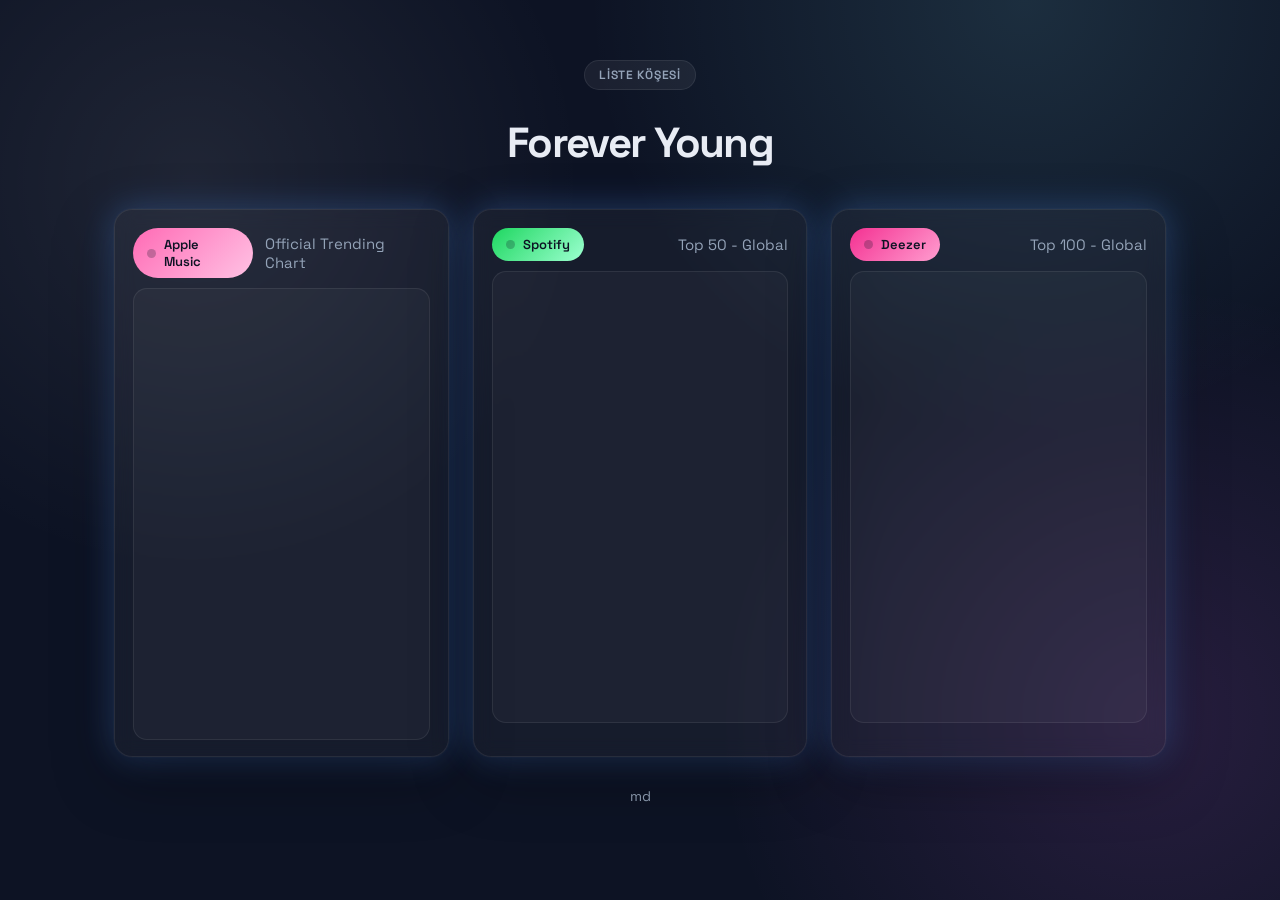
<file: index.html>
<!DOCTYPE html>
<html lang="tr">
<head>
  <meta charset="UTF-8">
  <meta name="viewport" content="width=device-width, initial-scale=1.0">
  <title>Forever Young</title>
  <link rel="preconnect" href="https://fonts.googleapis.com">
  <link rel="preconnect" href="https://fonts.gstatic.com" crossorigin>
  <link href="https://fonts.googleapis.com/css2?family=Space+Grotesk:wght@400;500;600&display=swap" rel="stylesheet">
  <link rel="stylesheet" href="style.css">
</head>
<body>
  <main class="layout">
    <header class="hero">
      <p class="eyebrow">Liste Köşesi</p>
      <h1>Forever Young</h1>
    </header>

    <section class="grid">
      <article class="card">
        <div class="card__top">
          <span class="pill pill--apple">Apple Music</span>
          <p class="card__title">Official Trending Chart</p>
        </div>
        <div class="frame">
          <iframe allow="autoplay *; encrypted-media *;" frameborder="0" height="450"
            src="https://embed.music.apple.com/gb/playlist/official-trending-chart/pl.8382eff1ac624044bc6a63685074797e">
          </iframe>
        </div>
      </article>

      <article class="card">
        <div class="card__top">
          <span class="pill pill--spotify">Spotify</span>
          <p class="card__title">Top 50 - Global</p>
        </div>
        <div class="frame">
          <iframe
            src="https://open.spotify.com/embed/playlist/37i9dQZEVXbNG2KDcFcKOF?utm_source=generator"
            width="100%" height="450" frameborder="0"
            allow="autoplay; clipboard-write; encrypted-media; fullscreen; picture-in-picture">
          </iframe>
        </div>
      </article>

      <article class="card">
        <div class="card__top">
          <span class="pill pill--deezer">Deezer</span>
          <p class="card__title">Top 100 - Global</p>
        </div>
        <div class="frame">
          <iframe
            src="https://widget.deezer.com/widget/dark/playlist/3155776842"
            width="100%" height="450" frameborder="0"
            allow="clipboard-write; encrypted-media">
          </iframe>
        </div>
      </article>
    </section>

    <p class="caption">md</p>
  </main>
</body>
</html>
</file>
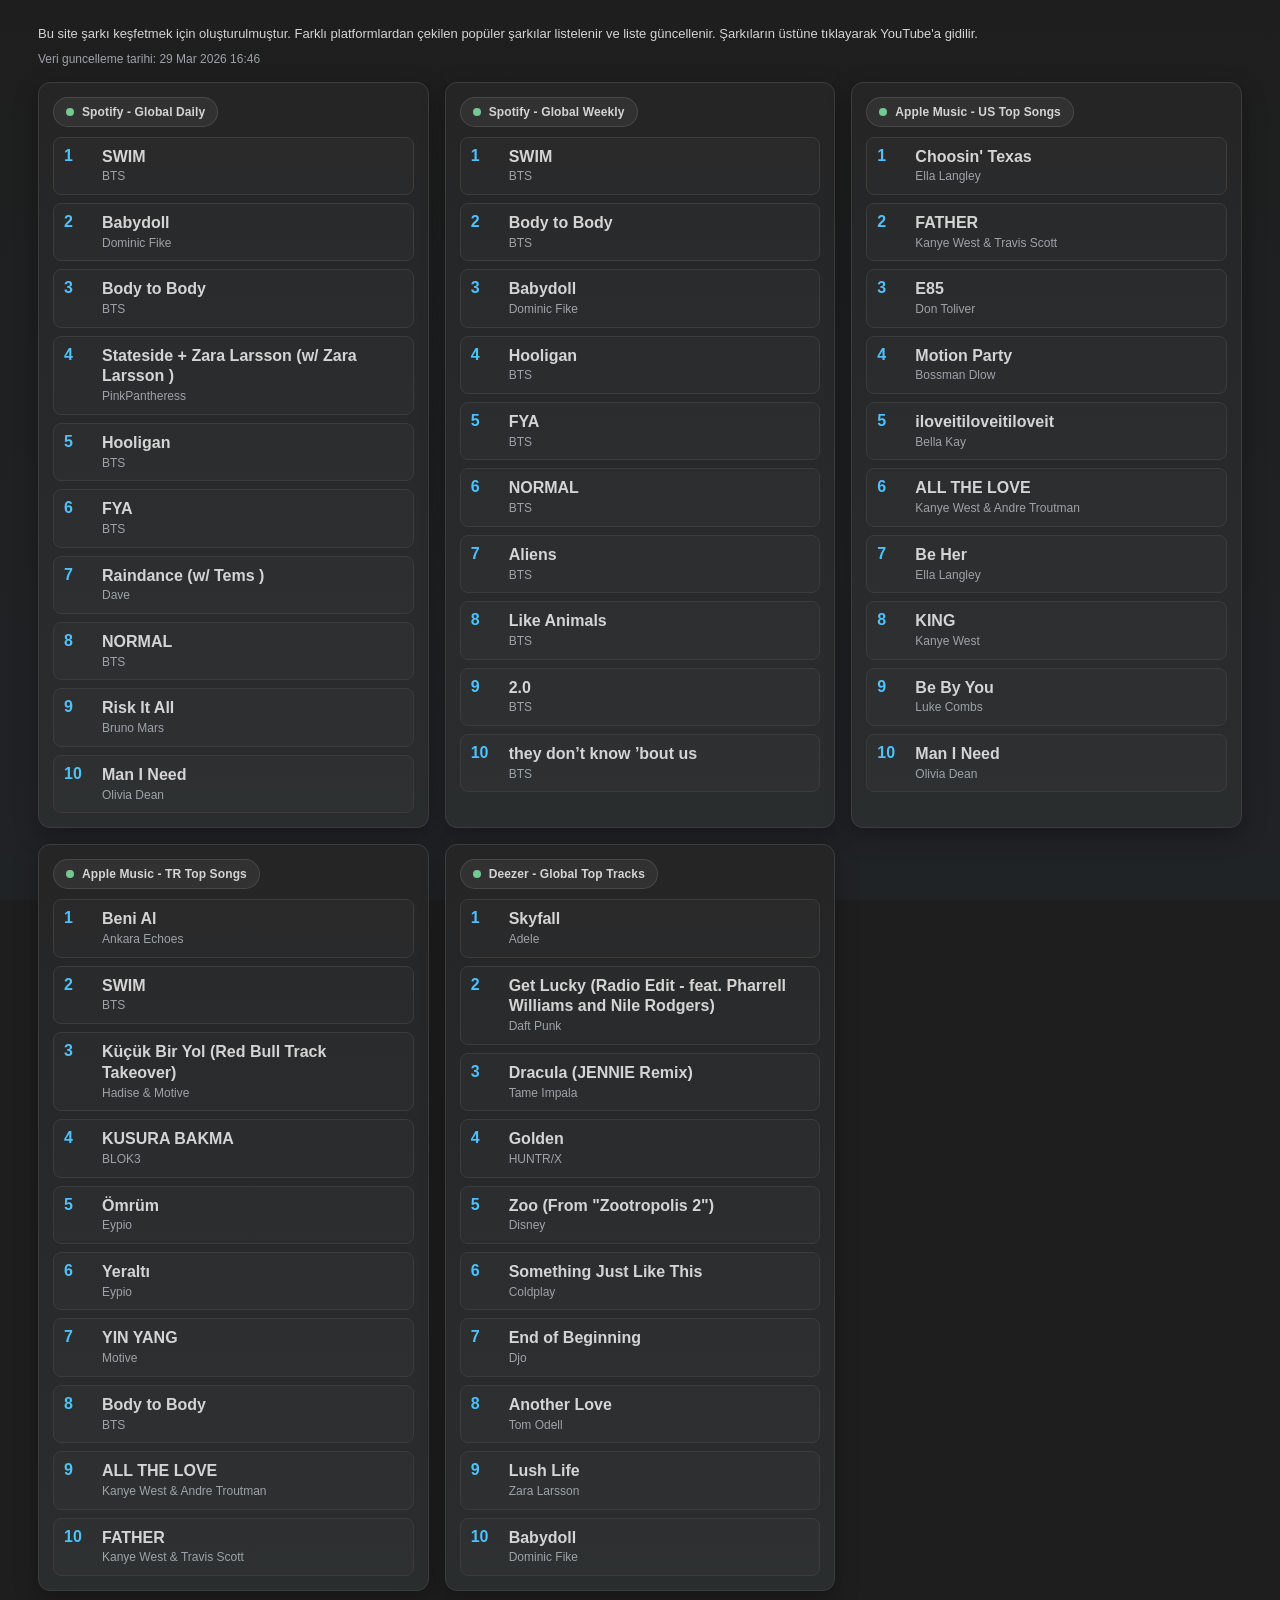
<file: .dist/index.html>
﻿<!DOCTYPE html>
<html lang="tr">
<head>
  <meta charset="UTF-8">
  <meta name="viewport" content="width=device-width, initial-scale=1.0">
  <title>Forever Young</title>
  <link rel="preconnect" href="https://fonts.googleapis.com">
  <link rel="preconnect" href="https://fonts.gstatic.com" crossorigin>
  <link href="https://fonts.googleapis.com/css2?family=Space+Grotesk:wght@400;500;600;700&display=swap" rel="stylesheet">
  <link rel="stylesheet" href="style.css">
</head>
<body>
  <main class="layout">
    <section class="intro">
      <p class="intro__text">Bu site şarkı keşfetmek için oluşturulmuştur. Farklı platformlardan çekilen popüler şarkılar listelenir ve liste güncellenir. Şarkıların üstüne tıklayarak YouTube'a gidilir.</p>
      <p id="last-updated" class="meta">Veri güncelleme tarihi: yukleniyor...</p>
    </section>

    <section id="chart-grid" class="grid" aria-live="polite">
      <article class="card card--status">
        <p class="card__title">Listeler yukleniyor...</p>
      </article>
    </section>

  </main>

  <script src="app.js" defer></script>
</body>
</html>
</file>
<file: style.css>
:root {
    --bg: #0d1324;
    --panel: rgba(255, 255, 255, 0.04);
    --stroke: rgba(255, 255, 255, 0.08);
    --glow: rgba(86, 151, 255, 0.35);
    --text: #e8ecf4;
    --muted: #94a3b8;
    --accent: #88f1ff;
    --accent-2: #e86bff;
}

* {
    box-sizing: border-box;
}

body {
    margin: 0;
    min-height: 100vh;
    font-family: 'Space Grotesk', 'Manrope', sans-serif;
    background: radial-gradient(circle at 15% 20%, rgba(255, 255, 255, 0.08), transparent 30%),
                radial-gradient(circle at 80% 0%, rgba(136, 241, 255, 0.12), transparent 32%),
                radial-gradient(circle at 90% 80%, rgba(232, 107, 255, 0.12), transparent 32%),
                var(--bg);
    color: var(--text);
}

.layout {
    max-width: 1100px;
    margin: 0 auto;
    padding: 48px 24px 64px;
}

.hero {
    text-align: center;
    margin-bottom: 40px;
}

.eyebrow {
    display: inline-flex;
    align-items: center;
    gap: 8px;
    padding: 6px 14px;
    border-radius: 999px;
    background: rgba(255, 255, 255, 0.06);
    border: 1px solid var(--stroke);
    color: var(--muted);
    letter-spacing: 0.06em;
    text-transform: uppercase;
    font-size: 12px;
    font-weight: 600;
}

.hero h1 {
    margin: 14px 0 6px;
    font-size: 42px;
    letter-spacing: -0.04em;
}

.lede {
    margin: 0 auto;
    max-width: 540px;
    color: var(--muted);
    font-size: 17px;
}

.grid {
    display: grid;
    grid-template-columns: repeat(auto-fit, minmax(320px, 1fr));
    gap: 24px;
}

.card {
    background: var(--panel);
    border: 1px solid var(--stroke);
    border-radius: 18px;
    padding: 18px 18px 16px;
    box-shadow:
        0 20px 60px rgba(0, 0, 0, 0.35),
        0 0 0 1px rgba(255, 255, 255, 0.02),
        0 0 35px 0 var(--glow);
    backdrop-filter: blur(10px);
    transition: transform 160ms ease, box-shadow 160ms ease, border-color 160ms ease;
}

.card:hover {
    transform: translateY(-4px);
    border-color: rgba(255, 255, 255, 0.18);
    box-shadow:
        0 26px 70px rgba(0, 0, 0, 0.45),
        0 0 0 1px rgba(255, 255, 255, 0.05),
        0 0 45px 0 var(--glow);
}

.card__top {
    display: flex;
    justify-content: space-between;
    align-items: center;
    gap: 12px;
    margin-bottom: 10px;
}

.card__title {
    margin: 0;
    color: var(--muted);
    font-size: 15px;
}

.pill {
    display: inline-flex;
    align-items: center;
    gap: 8px;
    padding: 8px 14px;
    border-radius: 999px;
    font-weight: 600;
    font-size: 13px;
    color: #0d1324;
    background: linear-gradient(135deg, #fff, var(--accent));
}

.pill::before {
    content: "";
    width: 9px;
    height: 9px;
    border-radius: 50%;
    background: #0d1324;
    opacity: 0.25;
}

.pill--spotify {
    background: linear-gradient(135deg, #1ed760, #9cffd0);
}

.pill--apple {
    background: linear-gradient(135deg, #ff6bb5, #ffc2e4);
}

.pill--deezer {
    background: linear-gradient(135deg, #f43192, #ff9dcf);
}

.frame {
    border-radius: 14px;
    overflow: hidden;
    border: 1px solid var(--stroke);
    background: rgba(255, 255, 255, 0.03);
}

.frame iframe {
    width: 100%;
    border: none;
    display: block;
}

.frame--static {
    display: grid;
    place-items: center;
    gap: 12px;
    padding: 28px 18px;
    text-align: center;
}

.frame__text {
    color: var(--muted);
}

.cta {
    display: inline-flex;
    align-items: center;
    justify-content: center;
    padding: 10px 16px;
    border-radius: 999px;
    background: linear-gradient(135deg, var(--accent), var(--accent-2));
    color: #0d1324;
    font-weight: 700;
    text-decoration: none;
    box-shadow: 0 10px 30px rgba(0, 0, 0, 0.35);
}

.cta:hover {
    transform: translateY(-1px);
}

.caption {
    margin-top: 30px;
    text-align: center;
    color: var(--muted);
    font-size: 14px;
}

@media (max-width: 700px) {
    .hero h1 {
        font-size: 32px;
    }

    .lede {
        font-size: 15px;
    }
}
</file>
<file: .dist/style.css>
﻿:root {
  --bg: #1e1e1e;
  --bg-elev: #252526;
  --panel: #2a2d2e;
  --stroke: #3c3c3c;
  --text: #d4d4d4;
  --muted: #9da3a9;
  --accent: #4fc1ff;
  --accent-soft: rgba(79, 193, 255, 0.14);
  --ok: #73c991;
}

* {
  box-sizing: border-box;
}

html,
body {
  min-height: 100%;
}

html {
  background-color: #1e1e1e;
}

body {
  margin: 0;
  min-height: 100dvh;
  font-family: "Segoe UI", "Inter", "Manrope", sans-serif;
  background: linear-gradient(180deg, #1e1e1e 0%, #202326 100%);
  background-attachment: fixed;
  color: var(--text);
}

.layout {
  max-width: 1240px;
  margin: 0 auto;
  padding: 24px 18px 40px;
}

.intro {
  margin: 0 0 16px;
}

.intro__text {
  margin: 0 0 8px;
  color: var(--text);
  font-size: 13px;
  line-height: 1.5;
}

.meta {
  margin: 0 0 14px;
  color: var(--muted);
  font-size: 12px;
}

.grid {
  display: grid;
  grid-template-columns: repeat(auto-fit, minmax(320px, 1fr));
  gap: 16px;
}

.card {
  background: linear-gradient(180deg, var(--bg-elev) 0%, var(--panel) 100%);
  border: 1px solid var(--stroke);
  border-radius: 12px;
  padding: 14px;
  box-shadow: 0 8px 24px rgba(0, 0, 0, 0.28);
}

.card--status {
  display: grid;
  place-items: center;
  min-height: 140px;
  text-align: center;
}

.card--error {
  border-color: rgba(244, 135, 113, 0.8);
}

.card__top {
  margin-bottom: 10px;
}

.card__title {
  margin: 0;
  color: var(--muted);
  font-size: 14px;
}

.pill {
  display: inline-flex;
  align-items: center;
  gap: 8px;
  padding: 7px 12px;
  border-radius: 999px;
  font-weight: 600;
  font-size: 12px;
  letter-spacing: 0.01em;
  color: var(--text);
  background: rgba(212, 212, 212, 0.07);
  border: 1px solid rgba(212, 212, 212, 0.14);
}

.pill::before {
  content: "";
  width: 8px;
  height: 8px;
  border-radius: 50%;
  background: var(--ok);
}

.entries {
  list-style: none;
  margin: 0;
  padding: 0;
  display: grid;
  gap: 8px;
}

.entry {
  border-radius: 8px;
  border: 1px solid var(--stroke);
  background: rgba(255, 255, 255, 0.02);
  overflow: hidden;
}

.entry__link {
  display: grid;
  grid-template-columns: 28px 1fr;
  gap: 10px;
  align-items: start;
  padding: 9px 10px;
  text-decoration: none;
  color: inherit;
  transition: background 120ms ease, border-color 120ms ease;
}

.entry__link:hover {
  background: var(--accent-soft);
}

.entry__rank {
  font-weight: 700;
  color: var(--accent);
  font-variant-numeric: tabular-nums;
}

.entry__text {
  min-width: 0;
}

.entry__title,
.entry__artist {
  margin: 0;
  line-height: 1.3;
}

.entry__title {
  color: var(--text);
  font-weight: 600;
  word-break: break-word;
}

.entry__artist {
  color: var(--muted);
  font-size: 12px;
  margin-top: 2px;
  word-break: break-word;
}

@media (max-width: 700px) {
  .layout {
    padding: 14px 12px 24px;
  }

  .grid {
    gap: 12px;
    grid-template-columns: 1fr;
  }
}
</file>
